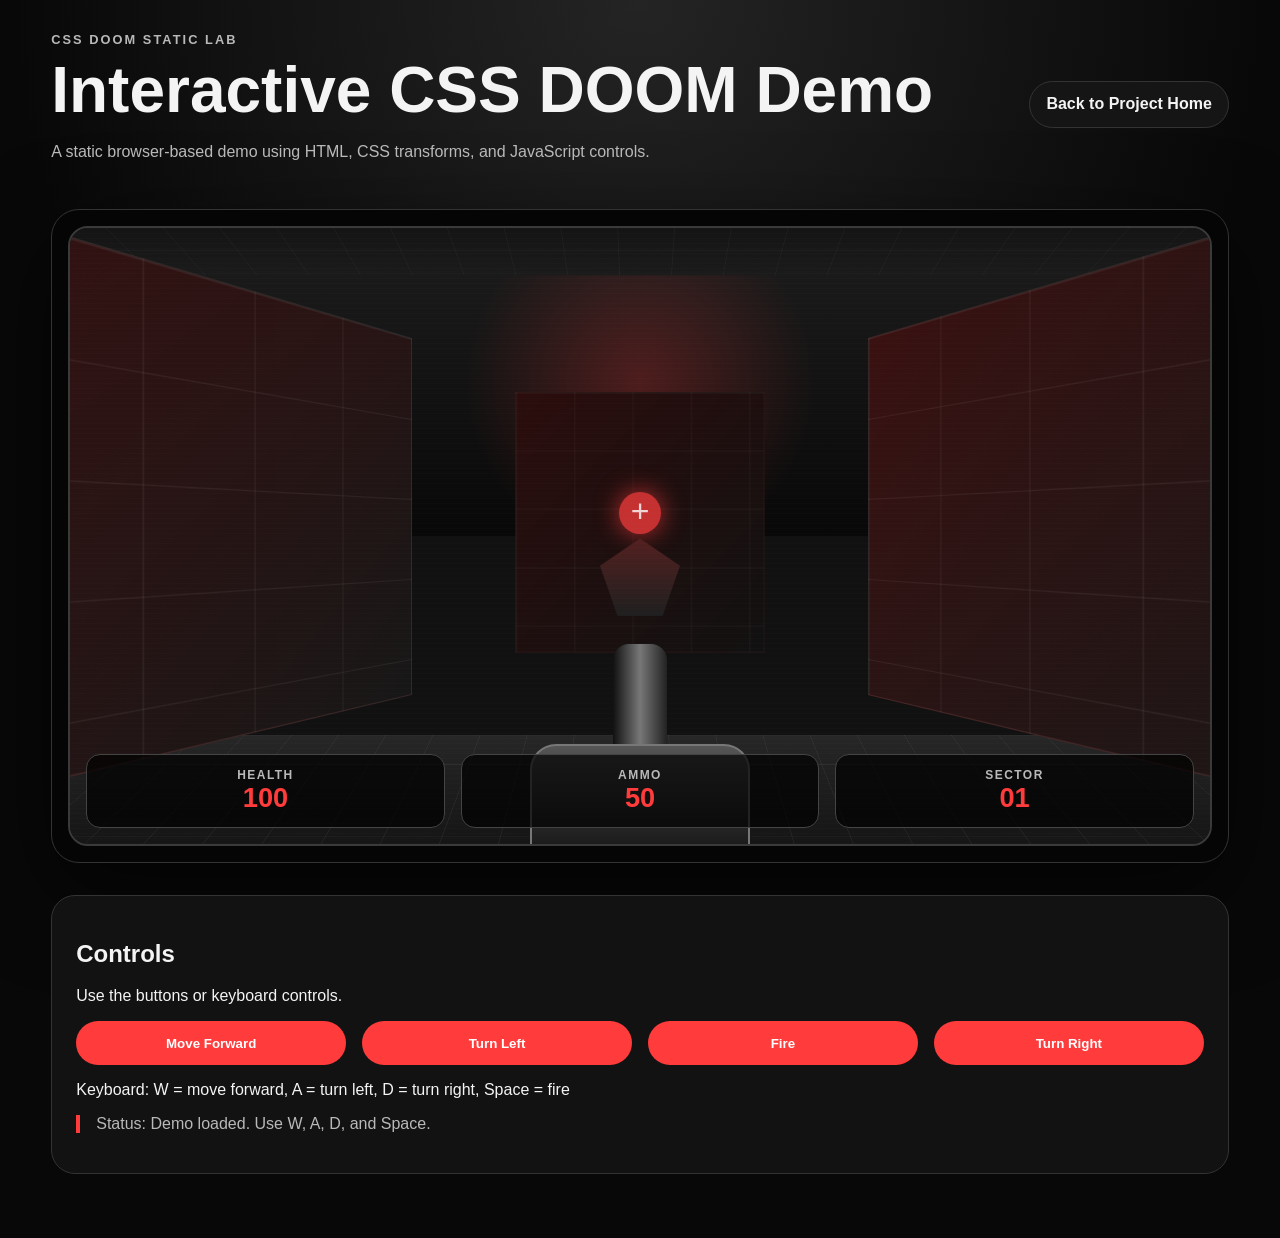
<file: demo.html>
<!DOCTYPE html>
<html lang="en">
<head>
  <meta charset="UTF-8" />
  <meta name="viewport" content="width=device-width, initial-scale=1.0" />

  <title>CSS DOOM Demo | CSS DOOM Static Lab</title>

  <link rel="stylesheet" href="src/demo.css" />
</head>
<body>
  <main class="demo-shell">
    <section class="demo-header">
      <div>
        <p class="eyebrow">CSS DOOM Static Lab</p>
        <h1>Interactive CSS DOOM Demo</h1>
        <p>
          A static browser-based demo using HTML, CSS transforms, and JavaScript controls.
        </p>
      </div>

      <a href="index.html" class="back-link">Back to Project Home</a>
    </section>

    <section class="game-frame">
      <div class="viewport">
        <div class="sky"></div>

        <div id="world" class="world">
          <div class="wall wall-left"></div>
          <div class="wall wall-right"></div>
          <div class="wall wall-center"></div>
          <div class="floor"></div>
          <div class="ceiling"></div>

          <div class="enemy" id="enemy">
            <div class="enemy-head"></div>
            <div class="enemy-body"></div>
          </div>
        </div>

        <div class="weapon">
          <div class="barrel"></div>
          <div class="gun-body"></div>
        </div>

        <div class="crosshair">+</div>

        <div class="hud">
          <div>
            <span>HEALTH</span>
            <strong id="health">100</strong>
          </div>
          <div>
            <span>AMMO</span>
            <strong id="ammo">50</strong>
          </div>
          <div>
            <span>SECTOR</span>
            <strong id="sector">01</strong>
          </div>
        </div>
      </div>
    </section>

    <section class="controls">
      <h2>Controls</h2>
      <p>Use the buttons or keyboard controls.</p>

      <div class="control-grid">
        <button id="moveForward">Move Forward</button>
        <button id="turnLeft">Turn Left</button>
        <button id="fire">Fire</button>
        <button id="turnRight">Turn Right</button>
      </div>

      <p class="keyboard-note">
        Keyboard: W = move forward, A = turn left, D = turn right, Space = fire
      </p>

      <p id="eventLog" class="event-log">
        Status: Demo loaded.
      </p>
    </section>
  </main>

  <script src="src/demo.js"></script>
</body>
</html>
</file>
<file: src/demo.css>
:root {
  --bg: #080808;
  --panel: #151515;
  --panel-light: #222;
  --text: #f4f4f4;
  --muted: #b9b9b9;
  --accent: #ff3b3b;
  --border: #333;
}

* {
  box-sizing: border-box;
}

body {
  margin: 0;
  background:
    radial-gradient(circle at top, #242424 0, #080808 45%),
    var(--bg);
  color: var(--text);
  font-family: Arial, Helvetica, sans-serif;
}

.demo-shell {
  width: min(1200px, 92vw);
  margin: 0 auto;
  padding: 2rem 0 4rem;
}

.demo-header {
  display: flex;
  justify-content: space-between;
  gap: 2rem;
  align-items: center;
  margin-bottom: 2rem;
}

.eyebrow {
  margin: 0 0 0.35rem;
  color: var(--accent);
  font-size: 0.8rem;
  font-weight: 800;
  letter-spacing: 0.16em;
  text-transform: uppercase;
}

h1 {
  margin: 0;
  font-size: clamp(2rem, 5vw, 4rem);
}

.demo-header p {
  color: var(--muted);
  max-width: 720px;
}

.back-link {
  color: var(--text);
  background: var(--panel);
  border: 1px solid var(--border);
  border-radius: 999px;
  padding: 0.85rem 1rem;
  text-decoration: none;
  font-weight: 800;
  white-space: nowrap;
}

.game-frame {
  background: #050505;
  border: 1px solid var(--border);
  border-radius: 28px;
  padding: 1rem;
  box-shadow: 0 30px 90px rgba(0, 0, 0, 0.6);
}

.viewport {
  position: relative;
  height: 620px;
  overflow: hidden;
  border: 2px solid #3a3a3a;
  border-radius: 20px;
  background: #111;
  perspective: 700px;
}

.viewport::after {
  content: "";
  position: absolute;
  inset: 0;
  pointer-events: none;
  background: repeating-linear-gradient(
    to bottom,
    rgba(255, 255, 255, 0.04) 0,
    rgba(255, 255, 255, 0.04) 1px,
    transparent 1px,
    transparent 5px
  );
  opacity: 0.35;
}

.sky {
  position: absolute;
  inset: 0 0 50%;
  background:
    radial-gradient(circle at center, rgba(255, 59, 59, 0.25), transparent 30%),
    linear-gradient(#1d1d1d, #080808);
}

.world {
  position: absolute;
  inset: 0;
  transform-style: preserve-3d;
  transition: transform 220ms ease;
}

.floor {
  position: absolute;
  left: -20%;
  right: -20%;
  bottom: -16%;
  height: 58%;
  background:
    linear-gradient(90deg, rgba(255,255,255,0.06) 1px, transparent 1px),
    linear-gradient(rgba(255,255,255,0.06) 1px, transparent 1px),
    linear-gradient(#272727, #0b0b0b);
  background-size: 70px 70px, 70px 70px, auto;
  transform: rotateX(72deg);
  transform-origin: bottom;
}

.ceiling {
  position: absolute;
  left: -20%;
  right: -20%;
  top: -20%;
  height: 42%;
  background:
    linear-gradient(90deg, rgba(255,255,255,0.035) 1px, transparent 1px),
    linear-gradient(rgba(255,255,255,0.035) 1px, transparent 1px),
    linear-gradient(#080808, #1b1b1b);
  background-size: 70px 70px, 70px 70px, auto;
  transform: rotateX(-72deg);
  transform-origin: top;
}

.wall {
  position: absolute;
  top: 18%;
  height: 58%;
  border: 1px solid rgba(255,255,255,0.08);
  background:
    linear-gradient(90deg, rgba(255,255,255,0.06) 1px, transparent 1px),
    linear-gradient(rgba(255,255,255,0.06) 1px, transparent 1px),
    linear-gradient(135deg, #3a1111, #171717);
  background-size: 80px 80px, 80px 80px, auto;
}

.wall-left {
  left: -12%;
  width: 42%;
  transform: rotateY(58deg);
  transform-origin: right;
}

.wall-right {
  right: -12%;
  width: 42%;
  transform: rotateY(-58deg);
  transform-origin: left;
}

.wall-center {
  left: 35%;
  width: 30%;
  transform: translateZ(-260px);
  filter: brightness(0.75);
}

.enemy {
  position: absolute;
  left: 50%;
  top: 43%;
  width: 80px;
  height: 120px;
  transform: translateX(-50%);
  transition: transform 180ms ease, opacity 180ms ease;
}

.enemy-head {
  width: 42px;
  height: 42px;
  margin: 0 auto;
  border-radius: 50%;
  background: #c53131;
  box-shadow: 0 0 24px rgba(255, 59, 59, 0.7);
}

.enemy-body {
  width: 80px;
  height: 78px;
  margin-top: 4px;
  background: linear-gradient(#542020, #1f1f1f);
  clip-path: polygon(50% 0, 100% 35%, 78% 100%, 22% 100%, 0 35%);
}

.enemy.hit {
  transform: translateX(-50%) scale(0.85);
  opacity: 0.35;
}

.weapon {
  position: absolute;
  left: 50%;
  bottom: -10px;
  width: 220px;
  height: 190px;
  transform: translateX(-50%);
  transition: transform 90ms ease;
  z-index: 4;
}

.weapon.firing {
  transform: translateX(-50%) translateY(18px);
}

.barrel {
  position: absolute;
  left: 50%;
  bottom: 90px;
  width: 54px;
  height: 120px;
  transform: translateX(-50%);
  background: linear-gradient(90deg, #111, #777, #222);
  border-radius: 16px 16px 6px 6px;
}

.gun-body {
  position: absolute;
  left: 50%;
  bottom: 0;
  width: 220px;
  height: 110px;
  transform: translateX(-50%);
  background: linear-gradient(#555, #171717);
  border: 2px solid #777;
  border-radius: 26px 26px 0 0;
}

.crosshair {
  position: absolute;
  left: 50%;
  top: 46%;
  transform: translate(-50%, -50%);
  color: rgba(255,255,255,0.8);
  font-size: 2rem;
  z-index: 5;
}

.hud {
  position: absolute;
  left: 1rem;
  right: 1rem;
  bottom: 1rem;
  display: grid;
  grid-template-columns: repeat(3, 1fr);
  gap: 1rem;
  z-index: 6;
}

.hud div {
  background: rgba(0,0,0,0.7);
  border: 1px solid #444;
  border-radius: 14px;
  padding: 0.8rem;
  text-align: center;
}

.hud span {
  display: block;
  color: var(--muted);
  font-size: 0.75rem;
  font-weight: 800;
  letter-spacing: 0.12em;
}

.hud strong {
  font-size: 1.7rem;
  color: var(--accent);
}

.controls {
  margin-top: 2rem;
  background: rgba(21,21,21,0.85);
  border: 1px solid var(--border);
  border-radius: 24px;
  padding: 1.5rem;
}

.control-grid {
  display: grid;
  grid-template-columns: repeat(4, minmax(140px, 1fr));
  gap: 1rem;
  margin: 1rem 0;
}

button {
  border: 0;
  border-radius: 999px;
  padding: 0.9rem 1rem;
  background: var(--accent);
  color: white;
  font-weight: 900;
  cursor: pointer;
}

button:hover {
  background: #a81f1f;
}

.event-log {
  border-left: 4px solid var(--accent);
  padding-left: 1rem;
  color: var(--muted);
}

@media (max-width: 800px) {
  .demo-header {
    flex-direction: column;
    align-items: flex-start;
  }

  .viewport {
    height: 520px;
  }

  .control-grid {
    grid-template-columns: 1fr 1fr;
  }
}
</file>
